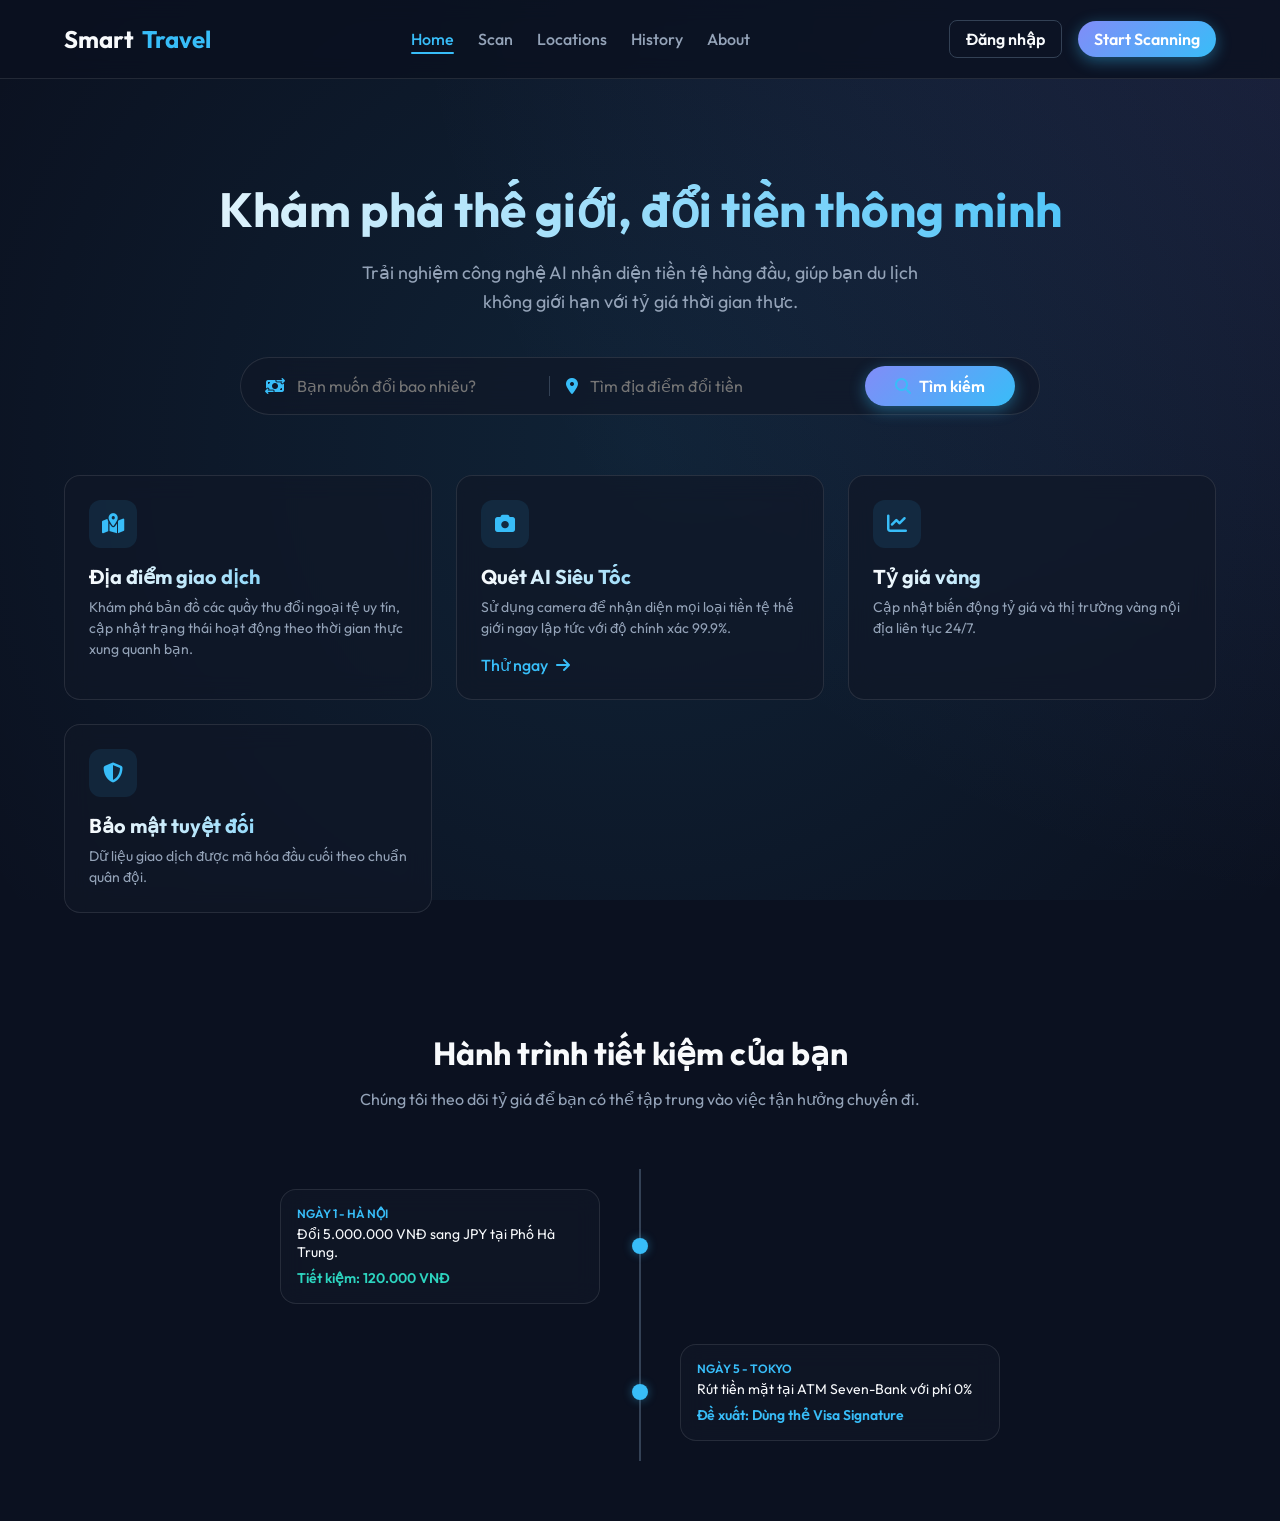
<file: frontend/index.html>
<!DOCTYPE html>
<html lang="vi">
<head>
    <meta charset="UTF-8">
    <meta name="viewport" content="width=device-width, initial-scale=1.0">
    <title>SmartTravel - Khám phá thế giới, đổi tiền thông minh</title>
    <link rel="stylesheet" href="css/style.css">
    <link rel="stylesheet" href="https://cdnjs.cloudflare.com/ajax/libs/font-awesome/6.4.0/css/all.min.css">
    <style>
        .hero {
            padding: 100px 5% 60px;
            text-align: center;
            position: relative;
        }
        .hero h1 {
            font-size: 48px;
            font-weight: 700;
            margin-bottom: 20px;
        }
        .hero p {
            font-size: 18px;
            color: var(--text-muted);
            max-width: 600px;
            margin: 0 auto 40px;
            line-height: 1.6;
        }
        .search-bar {
            background: var(--bg-card);
            backdrop-filter: blur(12px);
            border: 1px solid var(--border-light);
            border-radius: 40px;
            padding: 8px 24px;
            display: inline-flex;
            align-items: center;
            gap: 16px;
            max-width: 800px;
            width: 100%;
        }
        .search-bar .input-group {
            display: flex;
            align-items: center;
            flex: 1;
            gap: 12px;
            border-right: 1px solid var(--border);
            padding-right: 16px;
        }
        .search-bar .input-group:last-of-type {
            border-right: none;
        }
        .search-bar input {
            background: transparent;
            border: none;
            color: var(--text-main);
            font-size: 16px;
            outline: none;
            width: 100%;
        }
        .search-bar i {
            color: var(--primary);
        }
        .features-grid {
            display: grid;
            grid-template-columns: repeat(auto-fit, minmax(300px, 1fr));
            gap: 24px;
            padding: 0 5% 60px;
        }
        .feature-card {
            transition: 0.3s;
            cursor: pointer;
        }
        .feature-card:hover {
            transform: translateY(-5px);
            border-color: var(--primary);
            box-shadow: 0 10px 30px rgba(0,0,0,0.5);
        }
        .feature-card .icon {
            width: 48px;
            height: 48px;
            border-radius: 12px;
            background: rgba(56, 189, 248, 0.1);
            color: var(--primary);
            display: flex;
            align-items: center;
            justify-content: center;
            font-size: 20px;
            margin-bottom: 16px;
        }
        .feature-card h3 {
            font-size: 20px;
            margin-bottom: 8px;
        }
        .feature-card p {
            color: var(--text-muted);
            font-size: 14px;
            line-height: 1.5;
        }
        
        .timeline-section {
            padding: 60px 5%;
            text-align: center;
        }
        .timeline-section h2 {
            font-size: 32px;
            margin-bottom: 16px;
        }
        .timeline-section > p {
            color: var(--text-muted);
            margin-bottom: 60px;
        }
        .timeline {
            position: relative;
            max-width: 800px;
            margin: 0 auto;
            text-align: left;
        }
        .timeline::before {
            content: '';
            position: absolute;
            top: 0;
            left: 50%;
            width: 2px;
            height: 100%;
            background: var(--border);
            transform: translateX(-50%);
        }
        .timeline-item {
            position: relative;
            width: 50%;
            padding: 20px 40px;
            box-sizing: border-box;
        }
        .timeline-item:nth-child(odd) {
            left: 0;
        }
        .timeline-item:nth-child(even) {
            left: 50%;
        }
        .timeline-item::after {
            content: '';
            position: absolute;
            top: 50%;
            width: 16px;
            height: 16px;
            background: var(--primary);
            border-radius: 50%;
            box-shadow: 0 0 10px var(--primary-glow);
            transform: translateY(-50%);
        }
        .timeline-item:nth-child(odd)::after {
            right: -8px;
        }
        .timeline-item:nth-child(even)::after {
            left: -8px;
        }
    </style>
</head>
<body>
    <div class="animated-bg"></div>

    <nav class="navbar">
        <a href="index.html" class="nav-brand">
            Smart<span>Travel</span>
        </a>
        <div class="nav-links">
            <a href="index.html" class="active">Home</a>
            <a href="scan.html">Scan</a>
            <a href="map.html">Locations</a>
            <a href="#">History</a>
            <a href="#">About</a>
        </div>
        <div class="flex items-center gap-4">
            <a href="login.html" class="btn btn-outline" style="padding: 8px 16px;">Đăng nhập</a>
            <a href="scan.html" class="btn btn-primary" style="padding: 8px 16px; border-radius: 20px;">Start Scanning</a>
        </div>
    </nav>

    <section class="hero">
        <h1 class="text-gradient">Khám phá thế giới, đổi tiền thông minh</h1>
        <p>Trải nghiệm công nghệ AI nhận diện tiền tệ hàng đầu, giúp bạn du lịch không giới hạn với tỷ giá thời gian thực.</p>
        
        <div class="search-bar">
            <div class="input-group">
                <i class="fa-solid fa-money-bill-transfer"></i>
                <input type="text" placeholder="Bạn muốn đổi bao nhiêu?">
            </div>
            <div class="input-group">
                <i class="fa-solid fa-location-dot"></i>
                <input type="text" placeholder="Tìm địa điểm đổi tiền">
            </div>
            <a href="map.html" class="btn btn-primary" style="border-radius: 30px; padding: 10px 30px;">
                <i class="fa-solid fa-search"></i> Tìm kiếm
            </a>
        </div>
    </section>

    <section class="features-grid">
        <div class="glass-card feature-card">
            <div class="icon"><i class="fa-solid fa-map-location-dot"></i></div>
            <h3 class="text-gradient">Địa điểm giao dịch</h3>
            <p>Khám phá bản đồ các quầy thu đổi ngoại tệ uy tín, cập nhật trạng thái hoạt động theo thời gian thực xung quanh bạn.</p>
        </div>
        <div class="glass-card feature-card">
            <div class="icon"><i class="fa-solid fa-camera"></i></div>
            <h3 class="text-gradient">Quét AI Siêu Tốc</h3>
            <p>Sử dụng camera để nhận diện mọi loại tiền tệ thế giới ngay lập tức với độ chính xác 99.9%.</p>
            <a href="scan.html" class="flex items-center gap-2 mt-4" style="font-weight: 500;">Thử ngay <i class="fa-solid fa-arrow-right"></i></a>
        </div>
        <div class="glass-card feature-card">
            <div class="icon"><i class="fa-solid fa-chart-line"></i></div>
            <h3 class="text-gradient">Tỷ giá vàng</h3>
            <p>Cập nhật biến động tỷ giá và thị trường vàng nội địa liên tục 24/7.</p>
        </div>
        <div class="glass-card feature-card">
            <div class="icon"><i class="fa-solid fa-shield-halved"></i></div>
            <h3 class="text-gradient">Bảo mật tuyệt đối</h3>
            <p>Dữ liệu giao dịch được mã hóa đầu cuối theo chuẩn quân đội.</p>
        </div>
    </section>

    <section class="timeline-section">
        <h2>Hành trình tiết kiệm của bạn</h2>
        <p>Chúng tôi theo dõi tỷ giá để bạn có thể tập trung vào việc tận hưởng chuyến đi.</p>
        
        <div class="timeline">
            <div class="timeline-item">
                <div class="glass-card" style="padding: 16px;">
                    <div style="font-size: 12px; color: var(--primary); margin-bottom: 4px; font-weight: 600;">NGÀY 1 - HÀ NỘI</div>
                    <p style="font-size: 14px; margin-bottom: 8px;">Đổi 5.000.000 VNĐ sang JPY tại Phố Hà Trung.</p>
                    <div style="color: var(--accent); font-weight: 600; font-size: 14px;">Tiết kiệm: 120.000 VNĐ</div>
                </div>
            </div>
            <div class="timeline-item">
                <div class="glass-card" style="padding: 16px;">
                    <div style="font-size: 12px; color: var(--primary); margin-bottom: 4px; font-weight: 600;">NGÀY 5 - TOKYO</div>
                    <p style="font-size: 14px; margin-bottom: 8px;">Rút tiền mặt tại ATM Seven-Bank với phí 0%</p>
                    <div style="color: var(--primary); font-weight: 600; font-size: 14px;">Đề xuất: Dùng thẻ Visa Signature</div>
                </div>
            </div>
        </div>
    </section>

</body>
</html>
</file>
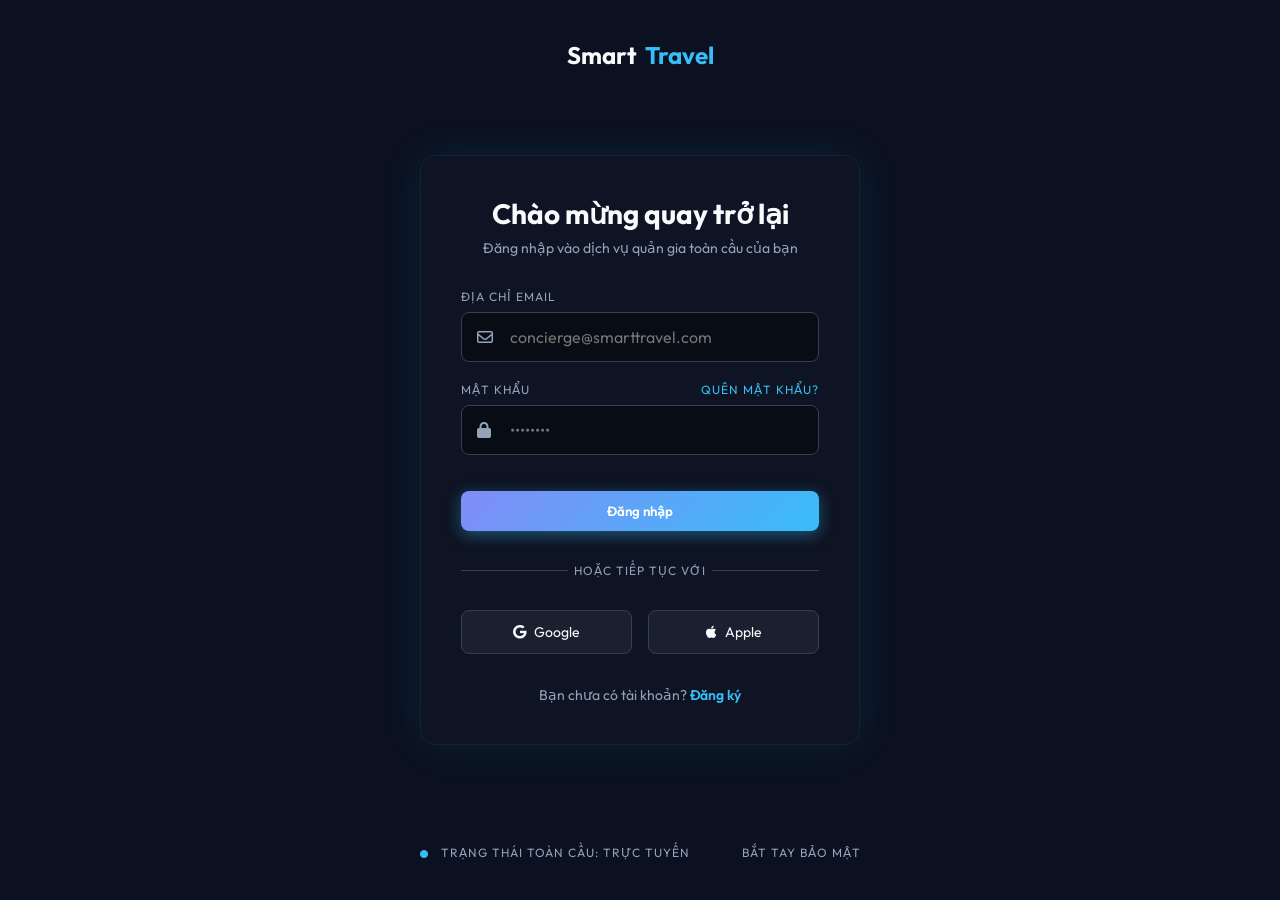
<file: frontend/login.html>
<!DOCTYPE html>
<html lang="vi">
<head>
    <meta charset="UTF-8">
    <meta name="viewport" content="width=device-width, initial-scale=1.0">
    <title>SmartTravel - Đăng nhập</title>
    <link rel="stylesheet" href="css/style.css">
    <link rel="stylesheet" href="https://cdnjs.cloudflare.com/ajax/libs/font-awesome/6.4.0/css/all.min.css">
    <style>
        .login-page {
            min-height: 100vh;
            display: flex;
            flex-direction: column;
            align-items: center;
            justify-content: center;
            position: relative;
            background: url('https://images.unsplash.com/photo-1477959858617-67f85cf4f1df?q=80&w=2000&auto=format&fit=crop') center/cover no-repeat;
        }
        
        .login-page::before {
            content: '';
            position: absolute;
            top: 0; left: 0; right: 0; bottom: 0;
            background: linear-gradient(to bottom, rgba(11,17,32,0.8) 0%, rgba(11,17,32,0.95) 100%);
            z-index: 0;
        }

        .login-header {
            position: absolute;
            top: 40px;
            width: 100%;
            text-align: center;
            z-index: 1;
        }
        
        .login-header .nav-brand {
            justify-content: center;
        }

        .login-box {
            position: relative;
            z-index: 1;
            width: 100%;
            max-width: 440px;
            padding: 40px;
            text-align: center;
            background: rgba(17, 24, 39, 0.6);
            border: 1px solid rgba(255,255,255,0.05);
            box-shadow: 0 0 40px rgba(6, 182, 212, 0.1);
        }

        .login-box h2 {
            font-size: 28px;
            margin-bottom: 8px;
        }
        .login-box p {
            color: var(--text-muted);
            font-size: 14px;
            margin-bottom: 32px;
        }

        .form-group {
            text-align: left;
        }

        .input-with-icon {
            position: relative;
        }
        .input-with-icon i {
            position: absolute;
            left: 16px;
            top: 50%;
            transform: translateY(-50%);
            color: var(--text-muted);
        }
        .input-with-icon input {
            padding-left: 48px;
            background: rgba(0,0,0,0.4);
        }

        .forgot-password {
            float: right;
            font-size: 12px;
            color: var(--primary);
        }

        .divider {
            display: flex;
            align-items: center;
            text-align: center;
            margin: 32px 0;
            color: var(--text-muted);
            font-size: 12px;
            letter-spacing: 1px;
        }
        .divider::before, .divider::after {
            content: '';
            flex: 1;
            border-bottom: 1px solid var(--border);
        }
        .divider:not(:empty)::before {
            margin-right: .5em;
        }
        .divider:not(:empty)::after {
            margin-left: .5em;
        }

        .social-login {
            display: flex;
            gap: 16px;
        }
        .social-btn {
            flex: 1;
            display: flex;
            align-items: center;
            justify-content: center;
            gap: 8px;
            padding: 12px;
            background: rgba(255,255,255,0.05);
            border: 1px solid var(--border);
            border-radius: 8px;
            color: var(--text-main);
            cursor: pointer;
            transition: 0.3s;
            font-size: 14px;
        }
        .social-btn:hover {
            background: rgba(255,255,255,0.1);
        }

        .footer-status {
            position: absolute;
            bottom: 40px;
            width: 100%;
            display: flex;
            justify-content: center;
            gap: 40px;
            z-index: 1;
            font-size: 12px;
            color: var(--text-muted);
            text-transform: uppercase;
            letter-spacing: 1px;
        }
        .footer-status i {
            color: var(--primary);
            margin-right: 8px;
        }
    </style>
</head>
<body>
    
    <div class="login-page">
        <div class="login-header">
            <a href="index.html" class="nav-brand">
                Smart<span>Travel</span>
            </a>
        </div>

        <div class="glass-card login-box">
            <h2>Chào mừng quay trở lại</h2>
            <p>Đăng nhập vào dịch vụ quản gia toàn cầu của bạn</p>
            
            <form action="index.html">
                <div class="form-group">
                    <label class="form-label" style="font-size: 12px; text-transform: uppercase; letter-spacing: 1px;">ĐỊA CHỈ EMAIL</label>
                    <div class="input-with-icon">
                        <i class="fa-regular fa-envelope"></i>
                        <input type="email" class="form-control" placeholder="concierge@smarttravel.com">
                    </div>
                </div>
                
                <div class="form-group">
                    <label class="form-label" style="font-size: 12px; text-transform: uppercase; letter-spacing: 1px;">
                        MẬT KHẨU
                        <a href="#" class="forgot-password">Quên mật khẩu?</a>
                    </label>
                    <div class="input-with-icon">
                        <i class="fa-solid fa-lock"></i>
                        <input type="password" class="form-control" placeholder="••••••••">
                    </div>
                </div>
                
                <button type="submit" class="btn btn-primary" style="width: 100%; margin-top: 16px;">Đăng nhập</button>
            </form>
            
            <div class="divider">HOẶC TIẾP TỤC VỚI</div>
            
            <div class="social-login">
                <button class="social-btn"><i class="fa-brands fa-google"></i> Google</button>
                <button class="social-btn"><i class="fa-brands fa-apple"></i> Apple</button>
            </div>
            
            <p style="margin-top: 32px; margin-bottom: 0;">Bạn chưa có tài khoản? <a href="register.html" style="font-weight: 600;">Đăng ký</a></p>
        </div>

        <div class="footer-status">
            <span><i class="fa-solid fa-circle" style="font-size: 8px;"></i> TRẠNG THÁI TOÀN CẦU: TRỰC TUYẾN</span>
            <span><i class="fa-solid fa-shield-check"></i> BẮT TAY BẢO MẬT</span>
        </div>
    </div>

</body>
</html>
</file>
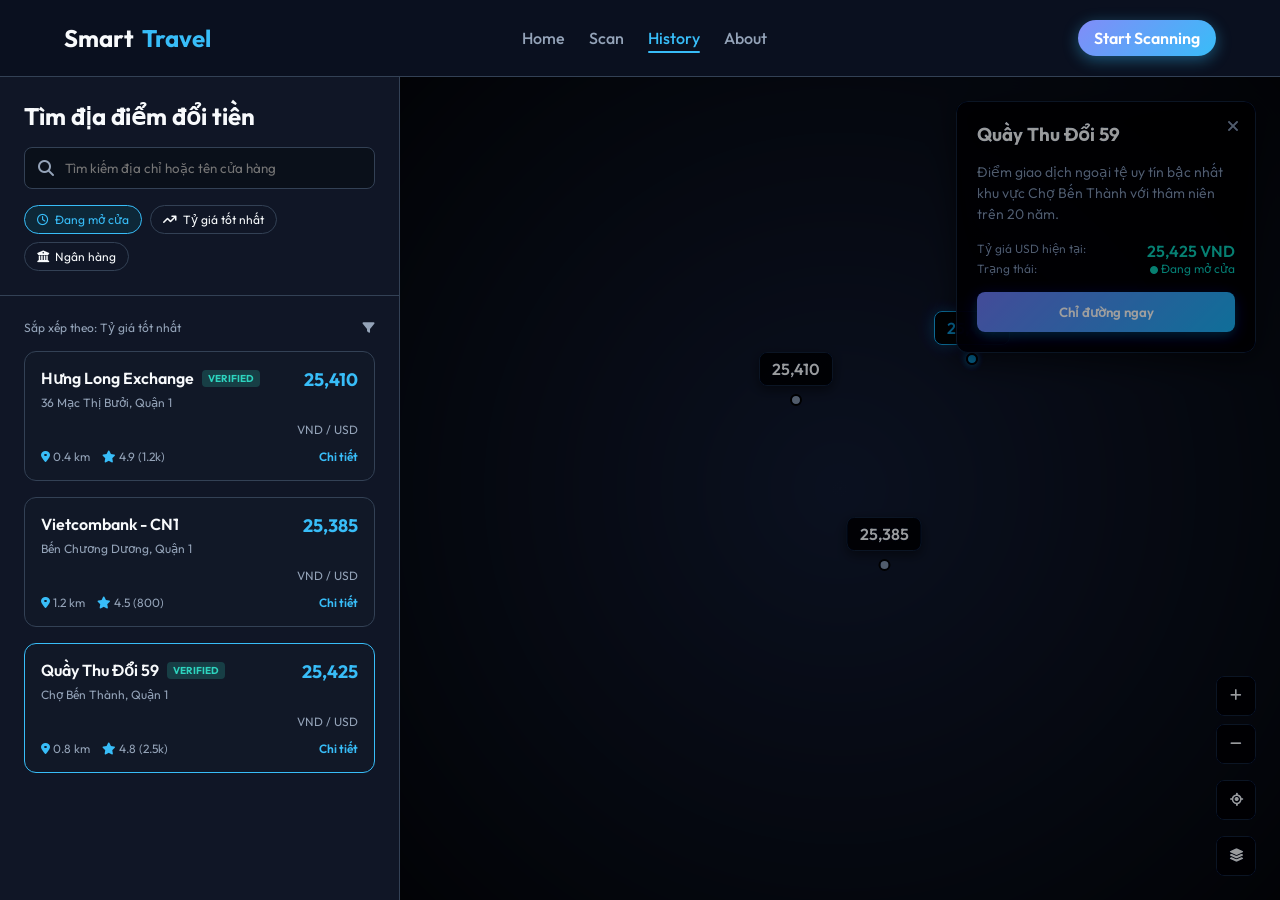
<file: frontend/map.html>
<!DOCTYPE html>
<html lang="vi">
<head>
    <meta charset="UTF-8">
    <meta name="viewport" content="width=device-width, initial-scale=1.0">
    <title>SmartTravel - Bản đồ</title>
    <link rel="stylesheet" href="css/style.css">
    <link rel="stylesheet" href="https://cdnjs.cloudflare.com/ajax/libs/font-awesome/6.4.0/css/all.min.css">
    <style>
        body {
            height: 100vh;
            overflow: hidden;
        }
        .map-layout {
            display: flex;
            height: calc(100vh - 73px); /* minus navbar */
            width: 100%;
        }
        .sidebar {
            width: 400px;
            background: rgba(17, 24, 39, 0.9);
            border-right: 1px solid var(--border);
            display: flex;
            flex-direction: column;
            backdrop-filter: blur(20px);
            z-index: 10;
        }
        .sidebar-header {
            padding: 24px;
            border-bottom: 1px solid var(--border);
        }
        .sidebar-header h2 {
            font-size: 24px;
            margin-bottom: 16px;
        }
        .search-input {
            width: 100%;
            background: rgba(0,0,0,0.3);
            border: 1px solid var(--border);
            padding: 12px 16px 12px 40px;
            border-radius: 8px;
            color: white;
            outline: none;
        }
        .search-wrapper {
            position: relative;
            margin-bottom: 16px;
        }
        .search-wrapper i {
            position: absolute;
            left: 14px;
            top: 50%;
            transform: translateY(-50%);
            color: var(--text-muted);
        }
        .filters {
            display: flex;
            gap: 8px;
            flex-wrap: wrap;
        }
        .filter-tag {
            padding: 6px 12px;
            border-radius: 20px;
            border: 1px solid var(--border);
            font-size: 12px;
            cursor: pointer;
            display: flex;
            align-items: center;
            gap: 6px;
            transition: 0.3s;
        }
        .filter-tag:hover, .filter-tag.active {
            background: rgba(6, 182, 212, 0.1);
            border-color: var(--primary);
            color: var(--primary);
        }
        
        .locations-list {
            flex: 1;
            overflow-y: auto;
            padding: 24px;
        }
        .location-card {
            background: var(--bg-surface);
            border: 1px solid var(--border);
            border-radius: 12px;
            padding: 16px;
            margin-bottom: 16px;
            transition: 0.3s;
            cursor: pointer;
        }
        .location-card:hover {
            border-color: var(--primary);
            transform: translateX(4px);
        }
        .loc-header {
            display: flex;
            justify-content: space-between;
            align-items: flex-start;
            margin-bottom: 4px;
        }
        .loc-title {
            font-weight: 600;
            font-size: 16px;
            display: flex;
            align-items: center;
            gap: 8px;
        }
        .badge {
            background: rgba(45, 212, 191, 0.2);
            color: var(--accent);
            padding: 2px 6px;
            border-radius: 4px;
            font-size: 10px;
            font-weight: 700;
        }
        .loc-rate {
            font-size: 18px;
            font-weight: 700;
            color: var(--primary);
        }
        .loc-address {
            font-size: 12px;
            color: var(--text-muted);
            margin-bottom: 12px;
        }
        .loc-footer {
            display: flex;
            justify-content: space-between;
            align-items: center;
            font-size: 12px;
        }
        .loc-meta {
            display: flex;
            gap: 12px;
            color: var(--text-muted);
        }
        .loc-meta i {
            color: var(--primary);
        }
        
        .map-area {
            flex: 1;
            position: relative;
            background: url('https://images.unsplash.com/photo-1524661135-423995f22d0b?auto=format&fit=crop&q=80&w=2000') center/cover;
            filter: brightness(0.6) contrast(1.2);
        }
        .map-overlay {
            position: absolute;
            top: 0; left: 0; width: 100%; height: 100%;
            background: radial-gradient(circle at center, transparent 0%, rgba(11, 17, 32, 0.8) 100%);
        }
        
        .map-marker {
            position: absolute;
            display: flex;
            flex-direction: column;
            align-items: center;
            transform: translate(-50%, -100%);
            cursor: pointer;
        }
        .marker-bubble {
            background: rgba(17, 24, 39, 0.9);
            border: 1px solid var(--border);
            padding: 6px 12px;
            border-radius: 8px;
            font-weight: 600;
            margin-bottom: 8px;
            box-shadow: 0 4px 12px rgba(0,0,0,0.5);
            transition: 0.3s;
        }
        .marker-bubble.active {
            border-color: var(--primary);
            color: var(--primary);
            box-shadow: 0 0 20px var(--primary-glow);
        }
        .marker-dot {
            width: 12px;
            height: 12px;
            background: var(--text-muted);
            border-radius: 50%;
            border: 2px solid var(--bg-color);
        }
        .marker-bubble.active + .marker-dot {
            background: var(--primary);
            box-shadow: 0 0 10px var(--primary);
        }

        .map-controls {
            position: absolute;
            right: 24px;
            bottom: 24px;
            display: flex;
            flex-direction: column;
            gap: 8px;
        }
        .map-btn {
            width: 40px;
            height: 40px;
            border-radius: 8px;
            background: rgba(17, 24, 39, 0.9);
            border: 1px solid var(--border);
            color: var(--text-main);
            display: flex;
            align-items: center;
            justify-content: center;
            cursor: pointer;
            transition: 0.3s;
        }
        .map-btn:hover {
            background: var(--bg-surface-light);
            color: var(--primary);
        }
        
        .info-panel {
            position: absolute;
            top: 24px;
            right: 24px;
            width: 300px;
            background: rgba(17, 24, 39, 0.9);
            backdrop-filter: blur(10px);
            border: 1px solid var(--border);
            border-radius: 12px;
            padding: 20px;
            box-shadow: 0 10px 30px rgba(0,0,0,0.5);
        }
        .info-panel .close-btn {
            position: absolute;
            top: 16px;
            right: 16px;
            color: var(--text-muted);
            cursor: pointer;
        }
    </style>
</head>
<body>

    <nav class="navbar" style="border-bottom: 1px solid var(--border);">
        <a href="index.html" class="nav-brand">Smart<span>Travel</span></a>
        <div class="nav-links">
            <a href="index.html">Home</a>
            <a href="scan.html">Scan</a>
            <a href="#" class="active">History</a> <!-- Match image nav state if needed -->
            <a href="#">About</a>
        </div>
        <a href="scan.html" class="btn btn-primary" style="padding: 8px 16px; border-radius: 20px;">Start Scanning</a>
    </nav>

    <div class="map-layout">
        <div class="sidebar">
            <div class="sidebar-header">
                <h2>Tìm địa điểm đổi tiền</h2>
                <div class="search-wrapper">
                    <i class="fa-solid fa-search"></i>
                    <input type="text" class="search-input" placeholder="Tìm kiếm địa chỉ hoặc tên cửa hàng">
                </div>
                <div class="filters">
                    <div class="filter-tag active"><i class="fa-regular fa-clock"></i> Đang mở cửa</div>
                    <div class="filter-tag"><i class="fa-solid fa-arrow-trend-up"></i> Tỷ giá tốt nhất</div>
                    <div class="filter-tag"><i class="fa-solid fa-building-columns"></i> Ngân hàng</div>
                </div>
            </div>
            
            <div class="locations-list">
                <div class="flex justify-between items-center mb-4" style="font-size: 12px; color: var(--text-muted);">
                    <span>Sắp xếp theo: Tỷ giá tốt nhất</span>
                    <i class="fa-solid fa-filter"></i>
                </div>
                
                <div class="location-card">
                    <div class="loc-header">
                        <div class="loc-title">Hưng Long Exchange <span class="badge">VERIFIED</span></div>
                        <div class="loc-rate">25,410</div>
                    </div>
                    <div class="loc-address">36 Mạc Thị Bưởi, Quận 1</div>
                    <div class="loc-address" style="text-align: right;">VND / USD</div>
                    <div class="loc-footer">
                        <div class="loc-meta">
                            <span><i class="fa-solid fa-location-dot"></i> 0.4 km</span>
                            <span><i class="fa-solid fa-star"></i> 4.9 (1.2k)</span>
                        </div>
                        <a href="#" style="font-weight: 600;">Chi tiết</a>
                    </div>
                </div>
                
                <div class="location-card">
                    <div class="loc-header">
                        <div class="loc-title">Vietcombank - CN1 <i class="fa-solid fa-shield-check" style="font-size:12px; color:var(--text-muted);"></i></div>
                        <div class="loc-rate">25,385</div>
                    </div>
                    <div class="loc-address">Bến Chương Dương, Quận 1</div>
                    <div class="loc-address" style="text-align: right;">VND / USD</div>
                    <div class="loc-footer">
                        <div class="loc-meta">
                            <span><i class="fa-solid fa-location-dot"></i> 1.2 km</span>
                            <span><i class="fa-solid fa-star"></i> 4.5 (800)</span>
                        </div>
                        <a href="#" style="font-weight: 600;">Chi tiết</a>
                    </div>
                </div>
                
                <div class="location-card" style="border-color: var(--primary);">
                    <div class="loc-header">
                        <div class="loc-title">Quầy Thu Đổi 59 <span class="badge">VERIFIED</span></div>
                        <div class="loc-rate">25,425</div>
                    </div>
                    <div class="loc-address">Chợ Bến Thành, Quận 1</div>
                    <div class="loc-address" style="text-align: right;">VND / USD</div>
                    <div class="loc-footer">
                        <div class="loc-meta">
                            <span><i class="fa-solid fa-location-dot"></i> 0.8 km</span>
                            <span><i class="fa-solid fa-star"></i> 4.8 (2.5k)</span>
                        </div>
                        <a href="#" style="font-weight: 600;">Chi tiết</a>
                    </div>
                </div>
            </div>
        </div>
        
        <div class="map-area">
            <div class="map-overlay"></div>
            
            <!-- Map Markers -->
            <div class="map-marker" style="top: 40%; left: 45%;">
                <div class="marker-bubble">25,410</div>
                <div class="marker-dot"></div>
            </div>
            
            <div class="map-marker" style="top: 60%; left: 55%;">
                <div class="marker-bubble">25,385</div>
                <div class="marker-dot"></div>
            </div>
            
            <div class="map-marker" style="top: 35%; left: 65%;">
                <div class="marker-bubble active">25,425</div>
                <div class="marker-dot"></div>
            </div>
            
            <div class="info-panel">
                <i class="fa-solid fa-xmark close-btn"></i>
                <h3 style="margin-bottom: 16px;">Quầy Thu Đổi 59</h3>
                <p style="font-size: 14px; color: var(--text-muted); margin-bottom: 16px; line-height: 1.5;">Điểm giao dịch ngoại tệ uy tín bậc nhất khu vực Chợ Bến Thành với thâm niên trên 20 năm.</p>
                
                <div class="flex justify-between mb-2">
                    <span style="font-size: 12px; color: var(--text-muted);">Tỷ giá USD hiện tại:</span>
                    <span style="color: var(--accent); font-weight: 600;">25,425 VND</span>
                </div>
                <div class="flex justify-between mb-4">
                    <span style="font-size: 12px; color: var(--text-muted);">Trạng thái:</span>
                    <span style="color: var(--accent); font-size: 12px;"><i class="fa-solid fa-circle" style="font-size: 8px;"></i> Đang mở cửa</span>
                </div>
                
                <button class="btn btn-primary" style="width: 100%;">Chỉ đường ngay</button>
            </div>
            
            <div class="map-controls">
                <button class="map-btn"><i class="fa-solid fa-plus"></i></button>
                <button class="map-btn"><i class="fa-solid fa-minus"></i></button>
                <button class="map-btn" style="margin-top: 8px;"><i class="fa-solid fa-location-crosshairs"></i></button>
                <button class="map-btn" style="margin-top: 8px;"><i class="fa-solid fa-layer-group"></i></button>
            </div>
        </div>
    </div>

</body>
</html>
</file>
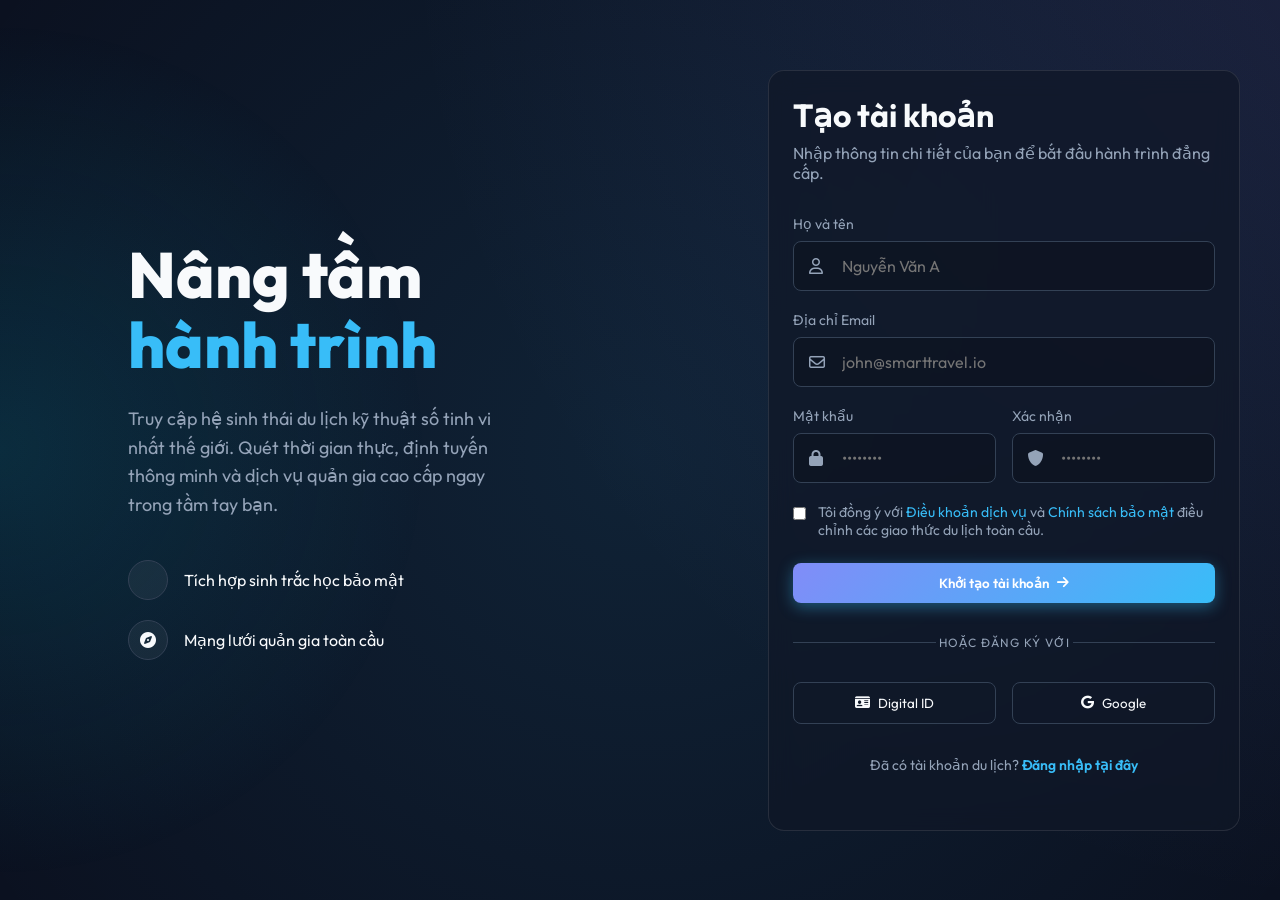
<file: frontend/register.html>
<!DOCTYPE html>
<html lang="vi">
<head>
    <meta charset="UTF-8">
    <meta name="viewport" content="width=device-width, initial-scale=1.0">
    <title>SmartTravel - Đăng ký</title>
    <link rel="stylesheet" href="css/style.css">
    <link rel="stylesheet" href="https://cdnjs.cloudflare.com/ajax/libs/font-awesome/6.4.0/css/all.min.css">
    <style>
        .auth-container {
            display: flex;
            min-height: 100vh;
            width: 100%;
        }
        .auth-left {
            flex: 1;
            padding: 10%;
            display: flex;
            flex-direction: column;
            justify-content: center;
            position: relative;
            background: radial-gradient(circle at 0% 50%, rgba(6, 182, 212, 0.15) 0%, transparent 50%);
        }
        .auth-right {
            flex: 1;
            display: flex;
            align-items: center;
            justify-content: center;
            padding: 40px;
        }
        .hero-title {
            font-size: 64px;
            font-weight: 800;
            line-height: 1.1;
            margin-bottom: 24px;
        }
        .hero-title span {
            color: var(--primary);
        }
        .hero-desc {
            font-size: 18px;
            color: var(--text-muted);
            max-width: 400px;
            line-height: 1.6;
            margin-bottom: 40px;
        }
        .feature-list {
            display: flex;
            flex-direction: column;
            gap: 20px;
        }
        .feature-item {
            display: flex;
            align-items: center;
            gap: 16px;
        }
        .feature-icon {
            width: 40px;
            height: 40px;
            border-radius: 50%;
            background: rgba(255,255,255,0.05);
            display: flex;
            align-items: center;
            justify-content: center;
            color: var(--text-main);
            border: 1px solid var(--border);
        }
        
        .auth-box {
            width: 100%;
            max-width: 480px;
        }
        .auth-box h2 {
            font-size: 32px;
            margin-bottom: 8px;
        }
        .auth-box > p {
            color: var(--text-muted);
            margin-bottom: 32px;
        }
        .form-row {
            display: flex;
            gap: 16px;
        }
        .form-row .form-group {
            flex: 1;
        }
        .input-with-icon {
            position: relative;
        }
        .input-with-icon i {
            position: absolute;
            left: 16px;
            top: 50%;
            transform: translateY(-50%);
            color: var(--text-muted);
        }
        .input-with-icon input {
            padding-left: 48px;
        }
        
        .checkbox-group {
            display: flex;
            gap: 12px;
            align-items: flex-start;
            margin-bottom: 24px;
            font-size: 14px;
            color: var(--text-muted);
        }
        .checkbox-group input {
            margin-top: 4px;
            accent-color: var(--primary);
        }
        .checkbox-group a {
            color: var(--primary);
        }
        
        .divider {
            display: flex;
            align-items: center;
            text-align: center;
            margin: 32px 0;
            color: var(--text-muted);
            font-size: 12px;
            letter-spacing: 1px;
        }
        .divider::before, .divider::after {
            content: '';
            flex: 1;
            border-bottom: 1px solid var(--border);
        }
        .divider:not(:empty)::before {
            margin-right: .25em;
        }
        .divider:not(:empty)::after {
            margin-left: .25em;
        }
        
        .social-login {
            display: flex;
            gap: 16px;
        }
        .social-btn {
            flex: 1;
            display: flex;
            align-items: center;
            justify-content: center;
            gap: 8px;
            padding: 12px;
            background: transparent;
            border: 1px solid var(--border);
            border-radius: 8px;
            color: var(--text-main);
            cursor: pointer;
            transition: 0.3s;
        }
        .social-btn:hover {
            background: rgba(255,255,255,0.05);
        }
        
        @media (max-width: 900px) {
            .auth-container {
                flex-direction: column;
            }
            .auth-left {
                padding: 40px 5%;
                text-align: center;
                align-items: center;
            }
        }
    </style>
</head>
<body>
    <div class="animated-bg"></div>
    
    <div class="auth-container">
        <div class="auth-left">
            <h1 class="hero-title">Nâng tầm<br><span>hành trình</span></h1>
            <p class="hero-desc">Truy cập hệ sinh thái du lịch kỹ thuật số tinh vi nhất thế giới. Quét thời gian thực, định tuyến thông minh và dịch vụ quản gia cao cấp ngay trong tầm tay bạn.</p>
            
            <div class="feature-list">
                <div class="feature-item">
                    <div class="feature-icon"><i class="fa-solid fa-shield-check"></i></div>
                    <span>Tích hợp sinh trắc học bảo mật</span>
                </div>
                <div class="feature-item">
                    <div class="feature-icon"><i class="fa-solid fa-compass"></i></div>
                    <span>Mạng lưới quản gia toàn cầu</span>
                </div>
            </div>
        </div>
        
        <div class="auth-right">
            <div class="glass-card auth-box">
                <h2>Tạo tài khoản</h2>
                <p>Nhập thông tin chi tiết của bạn để bắt đầu hành trình đẳng cấp.</p>
                
                <form action="index.html">
                    <div class="form-group">
                        <label class="form-label">Họ và tên</label>
                        <div class="input-with-icon">
                            <i class="fa-regular fa-user"></i>
                            <input type="text" class="form-control" placeholder="Nguyễn Văn A">
                        </div>
                    </div>
                    
                    <div class="form-group">
                        <label class="form-label">Địa chỉ Email</label>
                        <div class="input-with-icon">
                            <i class="fa-regular fa-envelope"></i>
                            <input type="email" class="form-control" placeholder="john@smarttravel.io">
                        </div>
                    </div>
                    
                    <div class="form-row">
                        <div class="form-group">
                            <label class="form-label">Mật khẩu</label>
                            <div class="input-with-icon">
                                <i class="fa-solid fa-lock"></i>
                                <input type="password" class="form-control" placeholder="••••••••">
                            </div>
                        </div>
                        <div class="form-group">
                            <label class="form-label">Xác nhận</label>
                            <div class="input-with-icon">
                                <i class="fa-solid fa-shield"></i>
                                <input type="password" class="form-control" placeholder="••••••••">
                            </div>
                        </div>
                    </div>
                    
                    <div class="checkbox-group">
                        <input type="checkbox" id="terms">
                        <label for="terms">Tôi đồng ý với <a href="#">Điều khoản dịch vụ</a> và <a href="#">Chính sách bảo mật</a> điều chỉnh các giao thức du lịch toàn cầu.</label>
                    </div>
                    
                    <button type="submit" class="btn btn-primary" style="width: 100%;">Khởi tạo tài khoản <i class="fa-solid fa-arrow-right"></i></button>
                </form>
                
                <div class="divider">HOẶC ĐĂNG KÝ VỚI</div>
                
                <div class="social-login">
                    <button class="social-btn"><i class="fa-solid fa-id-card"></i> Digital ID</button>
                    <button class="social-btn"><i class="fa-brands fa-google"></i> Google</button>
                </div>
                
                <p class="text-center mt-8" style="font-size: 14px;">Đã có tài khoản du lịch? <a href="login.html" style="font-weight: 600;">Đăng nhập tại đây</a></p>
            </div>
        </div>
    </div>
</body>
</html>
</file>
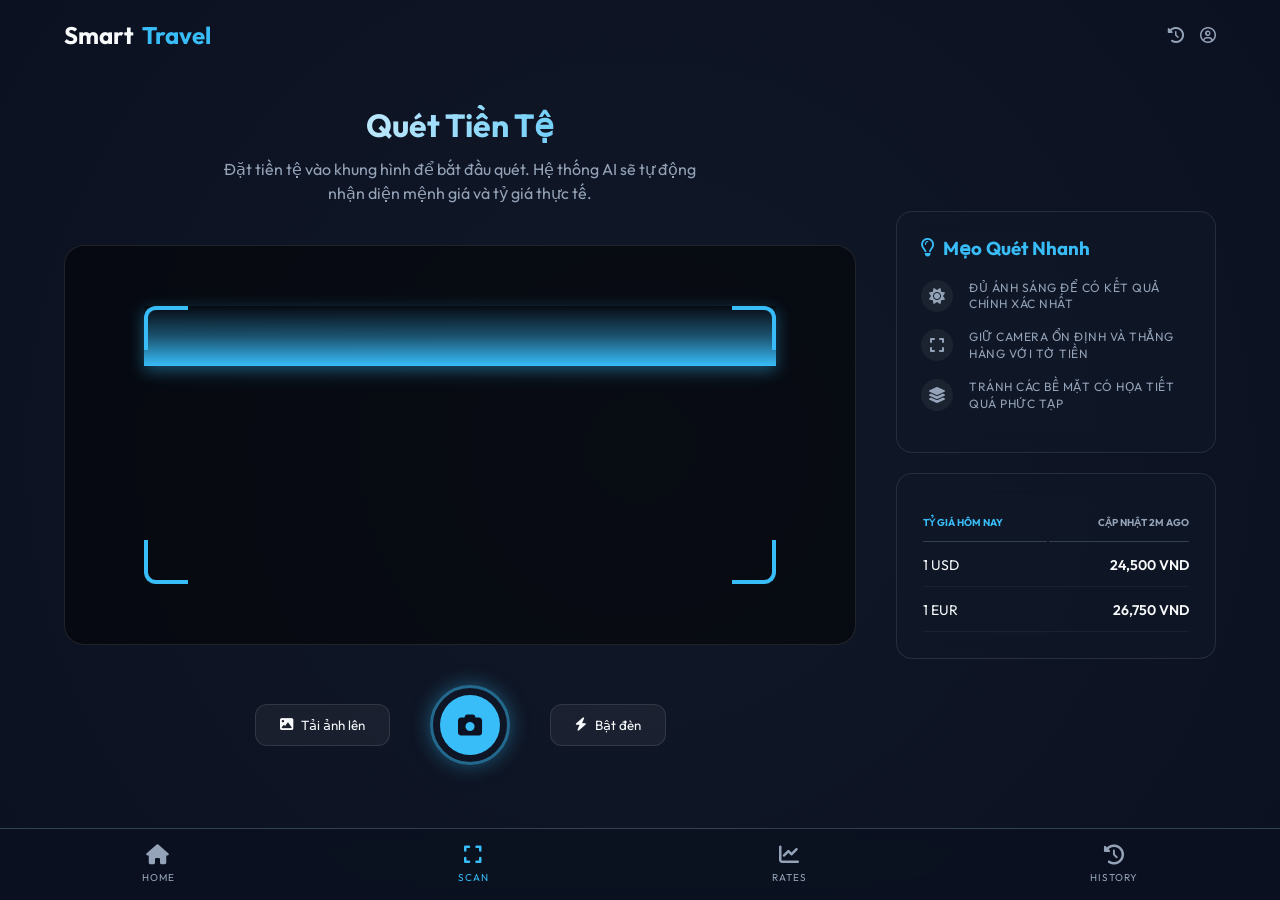
<file: frontend/scan.html>
<!DOCTYPE html>
<html lang="vi">
<head>
    <meta charset="UTF-8">
    <meta name="viewport" content="width=device-width, initial-scale=1.0">
    <title>SmartTravel - Quét Tiền Tệ</title>
    <link rel="stylesheet" href="css/style.css">
    <link rel="stylesheet" href="https://cdnjs.cloudflare.com/ajax/libs/font-awesome/6.4.0/css/all.min.css">
    <style>
        .scan-page {
            display: flex;
            flex-direction: column;
            min-height: 100vh;
            background: radial-gradient(circle at center, #111827 0%, #0b1120 100%);
        }
        
        .scan-header {
            padding: 20px 5%;
            display: flex;
            justify-content: space-between;
            align-items: center;
        }
        
        .scan-main {
            flex: 1;
            display: flex;
            padding: 0 5% 100px; /* space for bottom nav */
            gap: 40px;
            align-items: center;
            justify-content: center;
        }
        
        .scan-content {
            flex: 1;
            max-width: 800px;
            display: flex;
            flex-direction: column;
            align-items: center;
        }
        
        .scan-title {
            text-align: center;
            margin-bottom: 40px;
        }
        .scan-title h1 {
            font-size: 32px;
            margin-bottom: 12px;
        }
        .scan-title p {
            color: var(--text-muted);
            max-width: 500px;
            margin: 0 auto;
            line-height: 1.5;
        }
        
        .scanner-container {
            width: 100%;
            height: 400px;
            background: rgba(0,0,0,0.5);
            border-radius: 20px;
            position: relative;
            overflow: hidden;
            border: 1px solid rgba(255,255,255,0.1);
            display: flex;
            align-items: center;
            justify-content: center;
        }
        
        /* Scanner frame corners */
        .scanner-frame {
            width: 80%;
            height: 70%;
            position: relative;
        }
        .scanner-frame::before, .scanner-frame::after,
        .scanner-frame span::before, .scanner-frame span::after {
            content: '';
            position: absolute;
            width: 40px;
            height: 40px;
            border-color: var(--primary);
            border-style: solid;
        }
        .scanner-frame::before { top: 0; left: 0; border-width: 4px 0 0 4px; border-top-left-radius: 12px; }
        .scanner-frame::after { top: 0; right: 0; border-width: 4px 4px 0 0; border-top-right-radius: 12px; }
        .scanner-frame span::before { bottom: 0; left: 0; border-width: 0 0 4px 4px; border-bottom-left-radius: 12px; }
        .scanner-frame span::after { bottom: 0; right: 0; border-width: 0 4px 4px 0; border-bottom-right-radius: 12px; }
        
        /* Scan line animation */
        .scan-line {
            position: absolute;
            top: 0;
            left: 0;
            width: 100%;
            height: 60px;
            background: linear-gradient(to bottom, transparent, rgba(56, 189, 248, 0.4), var(--primary));
            animation: scan 3s infinite linear;
            box-shadow: 0 5px 15px var(--primary-glow);
        }
        
        @keyframes scan {
            0% { top: -60px; opacity: 0; }
            10% { opacity: 1; }
            90% { opacity: 1; }
            100% { top: 100%; opacity: 0; }
        }
        
        .scan-placeholder-icon {
            font-size: 64px;
            color: rgba(255,255,255,0.1);
        }
        
        .scan-controls {
            display: flex;
            align-items: center;
            gap: 40px;
            margin-top: 40px;
        }
        
        .control-btn {
            background: rgba(255,255,255,0.05);
            border: 1px solid rgba(255,255,255,0.1);
            color: var(--text-main);
            padding: 12px 24px;
            border-radius: 12px;
            cursor: pointer;
            display: flex;
            align-items: center;
            gap: 8px;
            transition: 0.3s;
        }
        .control-btn:hover {
            background: rgba(255,255,255,0.1);
        }
        
        .shutter-btn {
            width: 80px;
            height: 80px;
            border-radius: 50%;
            background: transparent;
            border: 3px solid rgba(56, 189, 248, 0.5);
            display: flex;
            align-items: center;
            justify-content: center;
            cursor: pointer;
            position: relative;
            box-shadow: 0 0 20px var(--primary-glow);
        }
        .shutter-btn::after {
            content: '';
            width: 60px;
            height: 60px;
            background: var(--primary);
            border-radius: 50%;
            transition: 0.3s;
        }
        .shutter-btn:hover::after {
            transform: scale(0.9);
        }
        .shutter-btn i {
            position: absolute;
            z-index: 2;
            color: #0b1120;
            font-size: 24px;
        }
        
        .scan-sidebar {
            width: 320px;
            display: flex;
            flex-direction: column;
            gap: 20px;
        }
        
        .tips-list {
            list-style: none;
            margin-top: 20px;
        }
        .tips-list li {
            display: flex;
            align-items: flex-start;
            gap: 16px;
            margin-bottom: 16px;
        }
        .tips-list li .icon {
            width: 32px;
            height: 32px;
            border-radius: 50%;
            background: rgba(255,255,255,0.05);
            display: flex;
            align-items: center;
            justify-content: center;
            color: var(--text-muted);
            flex-shrink: 0;
        }
        .tips-list li p {
            font-size: 12px;
            color: var(--text-muted);
            text-transform: uppercase;
            letter-spacing: 0.5px;
            line-height: 1.4;
        }
        
        .rates-table {
            width: 100%;
            margin-top: 16px;
        }
        .rates-table th {
            font-size: 10px;
            color: var(--primary);
            text-transform: uppercase;
            text-align: left;
            padding-bottom: 12px;
            border-bottom: 1px solid var(--border);
        }
        .rates-table td {
            padding: 12px 0;
            font-size: 14px;
            border-bottom: 1px solid rgba(255,255,255,0.05);
        }
        .rates-table td:last-child {
            text-align: right;
            font-weight: 600;
        }
        
        .bottom-nav {
            position: fixed;
            bottom: 0;
            left: 0;
            width: 100%;
            background: rgba(11, 17, 32, 0.9);
            backdrop-filter: blur(10px);
            border-top: 1px solid var(--border);
            display: flex;
            justify-content: space-around;
            padding: 16px 0;
            z-index: 100;
        }
        .nav-item {
            display: flex;
            flex-direction: column;
            align-items: center;
            gap: 6px;
            color: var(--text-muted);
            text-decoration: none;
            font-size: 10px;
            text-transform: uppercase;
            letter-spacing: 1px;
            transition: 0.3s;
        }
        .nav-item i {
            font-size: 20px;
        }
        .nav-item.active {
            color: var(--primary);
        }
        
        @media (max-width: 900px) {
            .scan-main {
                flex-direction: column;
            }
            .scan-sidebar {
                width: 100%;
                max-width: 800px;
            }
        }
    </style>
</head>
<body>

    <div class="scan-page">
        <header class="scan-header">
            <a href="index.html" class="nav-brand">Smart<span>Travel</span></a>
            <div style="display: flex; gap: 16px; color: var(--text-muted);">
                <i class="fa-solid fa-clock-rotate-left" style="cursor: pointer;"></i>
                <i class="fa-regular fa-circle-user" style="cursor: pointer;"></i>
            </div>
        </header>
        
        <main class="scan-main">
            <div class="scan-content">
                <div class="scan-title">
                    <h1 class="text-gradient">Quét Tiền Tệ</h1>
                    <p>Đặt tiền tệ vào khung hình để bắt đầu quét. Hệ thống AI sẽ tự động nhận diện mệnh giá và tỷ giá thực tế.</p>
                </div>
                
                <div class="scanner-container">
                    <div class="scanner-frame">
                        <div class="scan-line"></div>
                        <span></span>
                    </div>
                    <i class="fa-solid fa-money-bill-scan scan-placeholder-icon" style="position: absolute;"></i>
                </div>
                
                <div class="scan-controls">
                    <button class="control-btn"><i class="fa-solid fa-image"></i> Tải ảnh lên</button>
                    <button class="shutter-btn"><i class="fa-solid fa-camera"></i></button>
                    <button class="control-btn"><i class="fa-solid fa-bolt"></i> Bật đèn</button>
                </div>
            </div>
            
            <aside class="scan-sidebar">
                <div class="glass-card">
                    <h3 style="color: var(--primary); display: flex; align-items: center; gap: 8px;">
                        <i class="fa-regular fa-lightbulb"></i> Mẹo Quét Nhanh
                    </h3>
                    <ul class="tips-list">
                        <li>
                            <div class="icon"><i class="fa-solid fa-sun"></i></div>
                            <p>Đủ ánh sáng để có kết quả chính xác nhất</p>
                        </li>
                        <li>
                            <div class="icon"><i class="fa-solid fa-expand"></i></div>
                            <p>Giữ camera ổn định và thẳng hàng với tờ tiền</p>
                        </li>
                        <li>
                            <div class="icon"><i class="fa-solid fa-layer-group"></i></div>
                            <p>Tránh các bề mặt có họa tiết quá phức tạp</p>
                        </li>
                    </ul>
                </div>
                
                <div class="glass-card">
                    <table class="rates-table">
                        <thead>
                            <tr>
                                <th>TỶ GIÁ HÔM NAY</th>
                                <th style="text-align: right; color: var(--text-muted);">CẬP NHẬT 2M AGO</th>
                            </tr>
                        </thead>
                        <tbody>
                            <tr>
                                <td>1 USD</td>
                                <td>24,500 VND</td>
                            </tr>
                            <tr>
                                <td>1 EUR</td>
                                <td>26,750 VND</td>
                            </tr>
                        </tbody>
                    </table>
                </div>
            </aside>
        </main>
        
        <nav class="bottom-nav">
            <a href="index.html" class="nav-item">
                <i class="fa-solid fa-house"></i>
                <span>HOME</span>
            </a>
            <a href="scan.html" class="nav-item active">
                <i class="fa-solid fa-expand"></i>
                <span>SCAN</span>
            </a>
            <a href="#" class="nav-item">
                <i class="fa-solid fa-chart-line"></i>
                <span>RATES</span>
            </a>
            <a href="#" class="nav-item">
                <i class="fa-solid fa-clock-rotate-left"></i>
                <span>HISTORY</span>
            </a>
        </nav>
    </div>

</body>
</html>
</file>
<file: frontend/css/style.css>
@import url('https://fonts.googleapis.com/css2?family=Outfit:wght@300;400;500;600;700;800&display=swap');

:root {
    --bg-color: #0b1120;
    --bg-surface: #111827;
    --bg-surface-light: #1f2937;
    --bg-card: rgba(17, 24, 39, 0.7);
    --primary: #38bdf8;
    --primary-dark: #0284c7;
    --primary-glow: rgba(56, 189, 248, 0.4);
    --secondary: #818cf8;
    --accent: #2dd4bf;
    --text-main: #f8fafc;
    --text-muted: #94a3b8;
    --border: #334155;
    --border-light: rgba(255, 255, 255, 0.1);
    --danger: #f43f5e;
}

* {
    box-sizing: border-box;
    margin: 0;
    padding: 0;
    font-family: 'Outfit', sans-serif;
}

body {
    background-color: var(--bg-color);
    color: var(--text-main);
    min-height: 100vh;
    display: flex;
    flex-direction: column;
    overflow-x: hidden;
}

a {
    color: var(--primary);
    text-decoration: none;
    transition: 0.3s;
}

a:hover {
    color: var(--text-main);
    text-shadow: 0 0 8px var(--primary-glow);
}

/* Buttons */
.btn {
    display: inline-flex;
    align-items: center;
    justify-content: center;
    padding: 12px 24px;
    border-radius: 8px;
    font-weight: 600;
    cursor: pointer;
    transition: all 0.3s ease;
    border: none;
    outline: none;
    gap: 8px;
}

.btn-primary {
    background: linear-gradient(135deg, #818cf8 0%, #38bdf8 100%);
    color: #fff;
    box-shadow: 0 4px 15px var(--primary-glow);
}

.btn-primary:hover {
    transform: translateY(-2px);
    box-shadow: 0 6px 20px rgba(56, 189, 248, 0.6);
}

.btn-outline {
    background: transparent;
    border: 1px solid var(--border);
    color: var(--text-main);
}

.btn-outline:hover {
    background: var(--bg-surface-light);
    border-color: var(--primary);
}

/* Glassmorphism Card */
.glass-card {
    background: var(--bg-card);
    backdrop-filter: blur(12px);
    -webkit-backdrop-filter: blur(12px);
    border: 1px solid var(--border-light);
    border-radius: 16px;
    padding: 24px;
}

/* Forms */
.form-group {
    margin-bottom: 20px;
}

.form-label {
    display: block;
    margin-bottom: 8px;
    font-size: 14px;
    color: var(--text-muted);
}

.form-control {
    width: 100%;
    padding: 14px 16px;
    background: rgba(0,0,0,0.2);
    border: 1px solid var(--border);
    border-radius: 8px;
    color: var(--text-main);
    font-size: 16px;
    transition: 0.3s;
}

.form-control:focus {
    border-color: var(--primary);
    box-shadow: 0 0 0 2px var(--primary-glow);
    outline: none;
}

/* Layout */
.navbar {
    display: flex;
    justify-content: space-between;
    align-items: center;
    padding: 20px 5%;
    border-bottom: 1px solid var(--border-light);
    background: rgba(11, 17, 32, 0.8);
    backdrop-filter: blur(10px);
    position: sticky;
    top: 0;
    z-index: 100;
}

.nav-brand {
    font-size: 24px;
    font-weight: 700;
    color: var(--text-main);
    display: flex;
    align-items: center;
    gap: 8px;
}

.nav-brand span {
    color: var(--primary);
}

.nav-links {
    display: flex;
    gap: 24px;
}

.nav-links a {
    color: var(--text-muted);
    font-weight: 500;
    position: relative;
}

.nav-links a:hover, .nav-links a.active {
    color: var(--primary);
}

.nav-links a.active::after {
    content: '';
    position: absolute;
    bottom: -5px;
    left: 0;
    width: 100%;
    height: 2px;
    background: var(--primary);
    border-radius: 2px;
}

/* Animated Background */
.animated-bg {
    position: fixed;
    top: 0;
    left: 0;
    width: 100vw;
    height: 100vh;
    z-index: -1;
    background: #0b1120;
    overflow: hidden;
}

.animated-bg::before {
    content: '';
    position: absolute;
    top: -50%;
    left: -50%;
    width: 200%;
    height: 200%;
    background: radial-gradient(circle at center, rgba(56,189,248,0.1) 0%, transparent 50%),
                radial-gradient(circle at 80% 20%, rgba(129,140,248,0.15) 0%, transparent 40%);
    animation: rotateBg 30s linear infinite;
}

@keyframes rotateBg {
    0% { transform: rotate(0deg); }
    100% { transform: rotate(360deg); }
}

/* Map specific */
.map-container {
    flex: 1;
    position: relative;
    border-radius: 16px;
    overflow: hidden;
    border: 1px solid var(--border-light);
}

.map-placeholder {
    width: 100%;
    height: 100%;
    background: url('https://images.unsplash.com/photo-1524661135-423995f22d0b?auto=format&fit=crop&q=80&w=2000') center/cover;
    position: relative;
    filter: brightness(0.4) contrast(1.2);
}

/* Utils */
.text-gradient {
    background: linear-gradient(to right, #f8fafc, #38bdf8);
    -webkit-background-clip: text;
    -webkit-text-fill-color: transparent;
}
.flex { display: flex; }
.items-center { align-items: center; }
.justify-between { justify-content: space-between; }
.gap-2 { gap: 8px; }
.gap-4 { gap: 16px; }
.mt-4 { margin-top: 16px; }
.mb-4 { margin-bottom: 16px; }
.mt-8 { margin-top: 32px; }
.mb-8 { margin-bottom: 32px; }
.text-center { text-align: center; }
</file>
